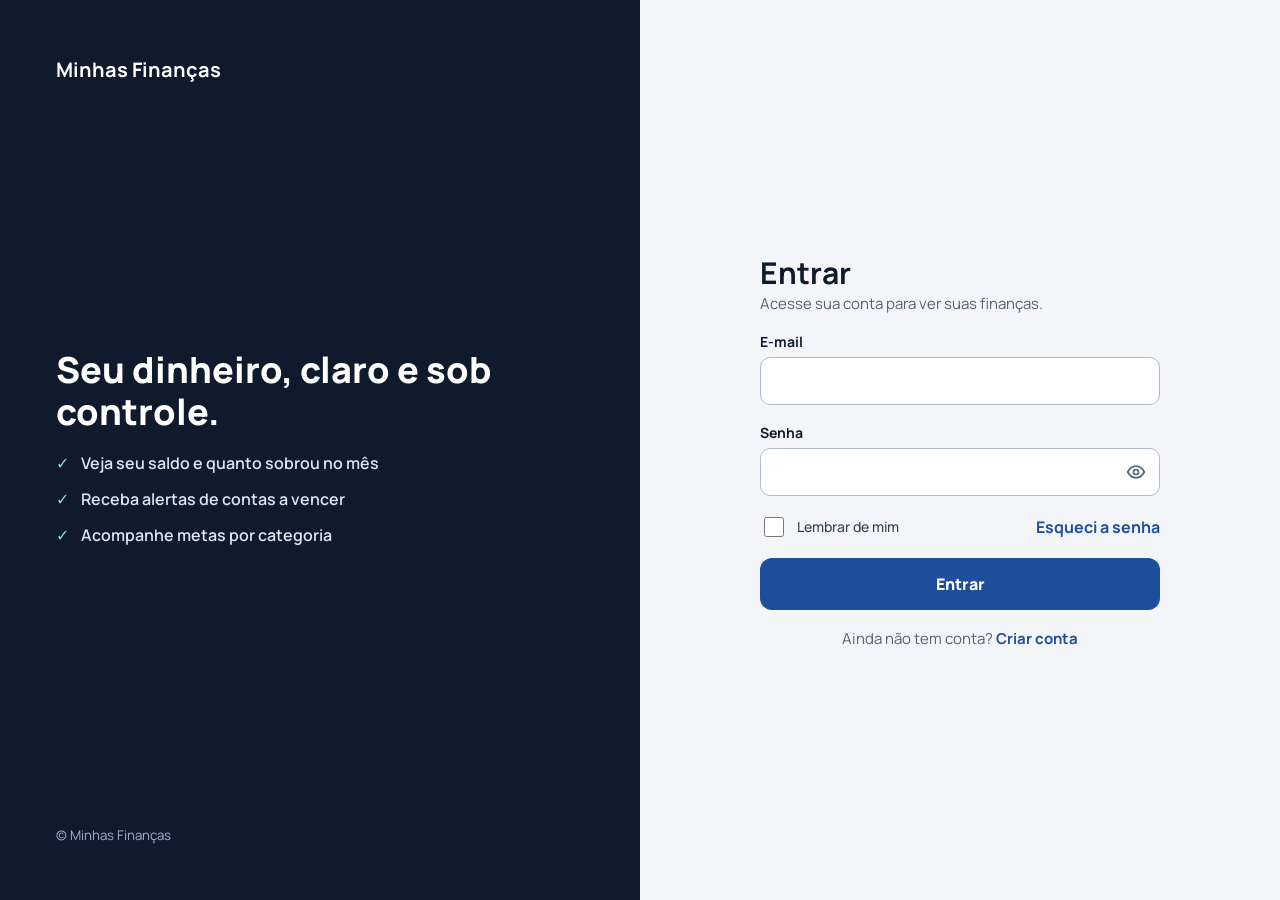
<file: index.html>
<!doctype html>
<html lang="pt-BR"><head><meta charset="utf-8"><meta name="viewport" content="width=device-width,initial-scale=1">
<title>Minhas Finanças</title>
<link href="https://fonts.googleapis.com/css2?family=Manrope:wght@400;500;600;700;800&display=swap" rel="stylesheet">
<link rel="stylesheet" href="css/style.css"></head>
<body>
<div class="shell">
<aside class="side"><div class="brand">Minhas Finanças</div><nav id="nav" aria-label="Principal"></nav>
<div class="usr"><span id="usr"></span><span id="sync" class="sy"></span><button class="sair" id="sair">Sair</button></div></aside>
<div class="content">
<header class="topb"><div><h1 id="ttl"></h1><p id="psub"></p></div>
<div class="tools"><div class="mp" id="mn"><button class="pill" id="mbtn" data-act="mtoggle" aria-haspopup="dialog" aria-expanded="false"><svg viewBox="0 0 24 24" width="18" height="18"><path d="M4 6h16v14H4zM4 10h16M8 3v4M16 3v4"/></svg><span id="mlbl"></span><svg viewBox="0 0 24 24" width="16" height="16"><path d="M6 9l6 6 6-6"/></svg></button>
<div class="pop" id="mpop" role="dialog" aria-label="Escolher mês" hidden>
<div class="msel"><svg class="c" viewBox="0 0 24 24"><path d="M4 6h16v14H4zM4 10h16M8 3v4M16 3v4"/></svg><div><b id="mpl"></b><small>Mês selecionado</small></div><button class="mnx" data-act="mnext" aria-label="Próximo mês"><svg viewBox="0 0 24 24" width="18" height="18"><path d="M9 6l6 6-6 6"/></svg></button></div>
<div class="myr"><button data-act="myprev" aria-label="Ano anterior"><svg viewBox="0 0 24 24" width="18" height="18"><path d="M15 6l-6 6 6 6"/></svg></button><b id="myl"></b><button data-act="mynext" aria-label="Próximo ano"><svg viewBox="0 0 24 24" width="18" height="18"><path d="M9 6l6 6-6 6"/></svg></button></div>
<div class="mgrid" id="mgrid"></div>
<button class="lnk" id="mhoje" data-act="mhoje">Ir para o mês atual</button></div></div><button class="fab" data-act="newtx" aria-label="Novo lançamento" title="Novo lançamento"><svg viewBox="0 0 24 24"><path d="M12 5v14M5 12h14"/></svg></button></div></header>
<main id="view"></main>
</div></div>

<dialog id="dtx"><form id="ftx" novalidate>
<h2 id="dtt">Novo lançamento</h2>
<div class="seg"><label><input type="radio" name="tipo" value="despesa" checked><span>Despesa</span></label><label><input type="radio" name="tipo" value="receita"><span>Receita</span></label></div>
<div class="fg">
<div class="f"><label for="fv" id="flv">Valor (R$)</label><input id="fv" class="money" name="valor" type="text" inputmode="numeric" autocomplete="off" data-m value="0,00"></div>
<div class="f"><span class="lb">Data</span><div class="seg s3"><label><input type="radio" name="quando" value="hoje" checked><span>Hoje</span></label><label><input type="radio" name="quando" value="amanha"><span>Amanhã</span></label><label><input type="radio" name="quando" value="outra"><span>Outra</span></label></div><input id="fd" name="data" type="date" hidden style="margin-top:8px" aria-label="Data do lançamento"></div>
<div class="f full"><label for="fdesc">Descrição</label><input id="fdesc" name="desc" maxlength="60" placeholder="Ex.: Aluguel, salário, mercado…"></div>
<div class="f full"><span class="lb">Categoria</span><div class="cg" id="cg"></div></div>
<div class="f" id="subw" hidden><label for="fsub">Subcategoria</label><select id="fsub"></select><button type="button" class="lnk" data-act="newsub-f" style="text-align:left">+ Nova subcategoria</button></div>
<div class="f"><label for="fc">Conta ou cartão</label><select id="fc" name="conta"></select></div>
<div class="f" id="repw"><label for="frep">Repetição</label><select id="frep" name="rep"><option value="">Não repetir</option><option value="mensal">Repetir todo mês</option><option value="parc">Parcelado</option></select></div>
<div class="f" id="fnw" hidden><label for="fn" id="fnl">Número de parcelas</label><input id="fn" name="n" type="number" min="2" max="60" value="12" inputmode="numeric"></div>
</div>
<p class="dica" id="dica"></p><div class="err" id="ferr" role="alert" hidden></div>
<div class="acoes"><button type="button" class="sec" data-act="close" data-d="dtx">Cancelar</button><button class="go">Salvar</button></div>
</form></dialog>

<dialog id="dcat"><form id="fcat" novalidate>
<h2 id="dct">Nova categoria</h2>
<div class="f"><label for="cnome">Nome</label><input id="cnome" maxlength="30"></div>
<div class="f" id="clw"><label for="clim">Meta mensal de gastos (opcional)</label><input id="clim" type="text" inputmode="numeric" autocomplete="off" data-m value="0,00"></div>
<div class="f" id="ciw"><span class="lb">Ícone</span><div class="cg ig" id="ig"></div></div>
<div class="err" id="cerr" role="alert" hidden></div>
<div class="acoes"><button type="button" class="sec" data-act="close" data-d="dcat">Cancelar</button><button class="go">Salvar</button></div>
</form></dialog>

<dialog id="dacc"><form id="facc" novalidate>
<h2 id="dat">Nova conta</h2>
<div class="f"><label for="anome">Nome</label><input id="anome" maxlength="30" placeholder="Ex.: Nubank, Itaú, Carteira"></div>
<div class="f"><label for="atipo">Tipo</label><select id="atipo"><option value="conta">Conta corrente</option><option value="poupanca">Poupança</option><option value="dinheiro">Dinheiro</option><option value="cartao">Cartão de crédito</option></select></div>
<div class="f" id="asw"><label for="asaldo">Saldo inicial (R$)</label><input id="asaldo" type="text" inputmode="numeric" autocomplete="off" data-m data-neg="1" value="0,00"></div>
<div class="fg" id="acw" hidden><div class="f full"><label for="alim">Limite (R$)</label><input id="alim" type="text" inputmode="numeric" autocomplete="off" data-m value="0,00"></div><div class="f"><label for="afech">Dia do fechamento</label><input id="afech" type="number" min="1" max="31" inputmode="numeric"></div><div class="f"><label for="avenc">Dia do vencimento</label><input id="avenc" type="number" min="1" max="31" inputmode="numeric"></div></div>
<div class="err" id="aerr" role="alert" hidden></div>
<div class="acoes"><button type="button" class="sec" data-act="close" data-d="dacc">Cancelar</button><button class="go">Salvar</button></div>
</form></dialog>
<dialog id="dgoal"><form id="fgoal" novalidate>
<h2 id="dgt">Novo objetivo</h2>
<div class="f"><label for="gnome">Nome do objetivo</label><input id="gnome" maxlength="40" placeholder="Ex.: Viagem, carro, reserva de emergência"></div>
<div class="fg"><div class="f"><label for="galvo">Valor da meta (R$)</label><input id="galvo" type="text" inputmode="numeric" autocomplete="off" data-m value="0,00"></div><div class="f"><label for="gatual">Já guardado (R$)</label><input id="gatual" type="text" inputmode="numeric" autocomplete="off" data-m value="0,00"></div>
<div class="f full"><label for="gprazo">Quero alcançar até (opcional)</label><input id="gprazo" type="month"></div></div>
<div class="f"><span class="lb">Imagem de fundo</span><div class="gpv" id="gpv">Nenhuma imagem</div>
<div class="acoes" style="margin-top:10px"><label class="sec" style="display:grid;place-items:center;margin:0;cursor:pointer" for="gfile">Escolher imagem</label><button type="button" class="sec" id="grm" data-act="rmimg" hidden>Remover</button></div>
<input id="gfile" type="file" accept="image/*" style="position:absolute;opacity:0;width:1px;height:1px"></div>
<div class="err" id="gerr" role="alert" hidden></div>
<div class="acoes"><button type="button" class="sec" data-act="close" data-d="dgoal">Cancelar</button><button class="go">Salvar</button></div>
</form></dialog>
<dialog id="ddep" style="width:min(440px,94vw)"><form id="fdep" novalidate>
<h2 id="ddt">Guardar valor</h2>
<div class="seg"><label><input type="radio" name="dop" value="add" checked><span>Guardar</span></label><label><input type="radio" name="dop" value="sub"><span>Retirar</span></label></div>
<div class="f"><label for="dval">Valor (R$)</label><input id="dval" class="money" type="text" inputmode="numeric" autocomplete="off" data-m value="0,00"></div>
<div class="acoes"><button type="button" class="sec" data-act="close" data-d="ddep">Cancelar</button><button class="go">Confirmar</button></div>
</form></dialog>
<dialog id="dimp" style="width:min(620px,94vw)"><form id="fimp" novalidate>
<h2>Importar dados</h2>
<div class="drop"><div class="gth"><svg viewBox="0 0 24 24" width="22" height="22"><path d="M6 3h9l4 4v14H6zM14 3v5h5"/></svg></div><div style="flex:1;min-width:0"><b id="impn" style="font-size:14px">Nenhum arquivo escolhido</b><div id="imps" style="font-size:13px;color:var(--mut)">Escolha um arquivo .json exportado pelo Minhas Finanças.</div></div><label class="sec" for="impf" style="display:grid;place-items:center;margin:0;height:44px;cursor:pointer">Escolher arquivo</label></div>
<input id="impf" type="file" accept=".json,application/json" style="position:absolute;opacity:0;width:1px;height:1px">
<div class="g4" id="impc" hidden><div><b id="ic1">0</b>lançamentos</div><div><b id="ic2">0</b>categorias</div><div><b id="ic3">0</b>contas</div><div><b id="ic4">0</b>objetivos</div></div>
<label class="opt"><input type="radio" name="modo" value="juntar" checked><span><b>Juntar com meus dados atuais</b> · recomendado<small>Mantém o que você já tem e adiciona só o que for novo. Itens repetidos não são duplicados.</small></span></label>
<label class="opt"><input type="radio" name="modo" value="subst"><span><b>Substituir tudo</b><small>Apaga os dados atuais e usa só o conteúdo do arquivo.</small></span></label>
<div class="err" id="imperr" role="alert" hidden></div>
<div class="acoes"><button type="button" class="sec" data-act="close" data-d="dimp">Cancelar</button><button class="go" id="impgo" disabled>Importar</button></div>
</form></dialog>
<script src="js/config.js"></script><script src="js/vendor/supabase.js"></script><script src="js/store.js"></script><script src="js/icons.js"></script><script src="js/boot.js"></script></body></html>
</file>
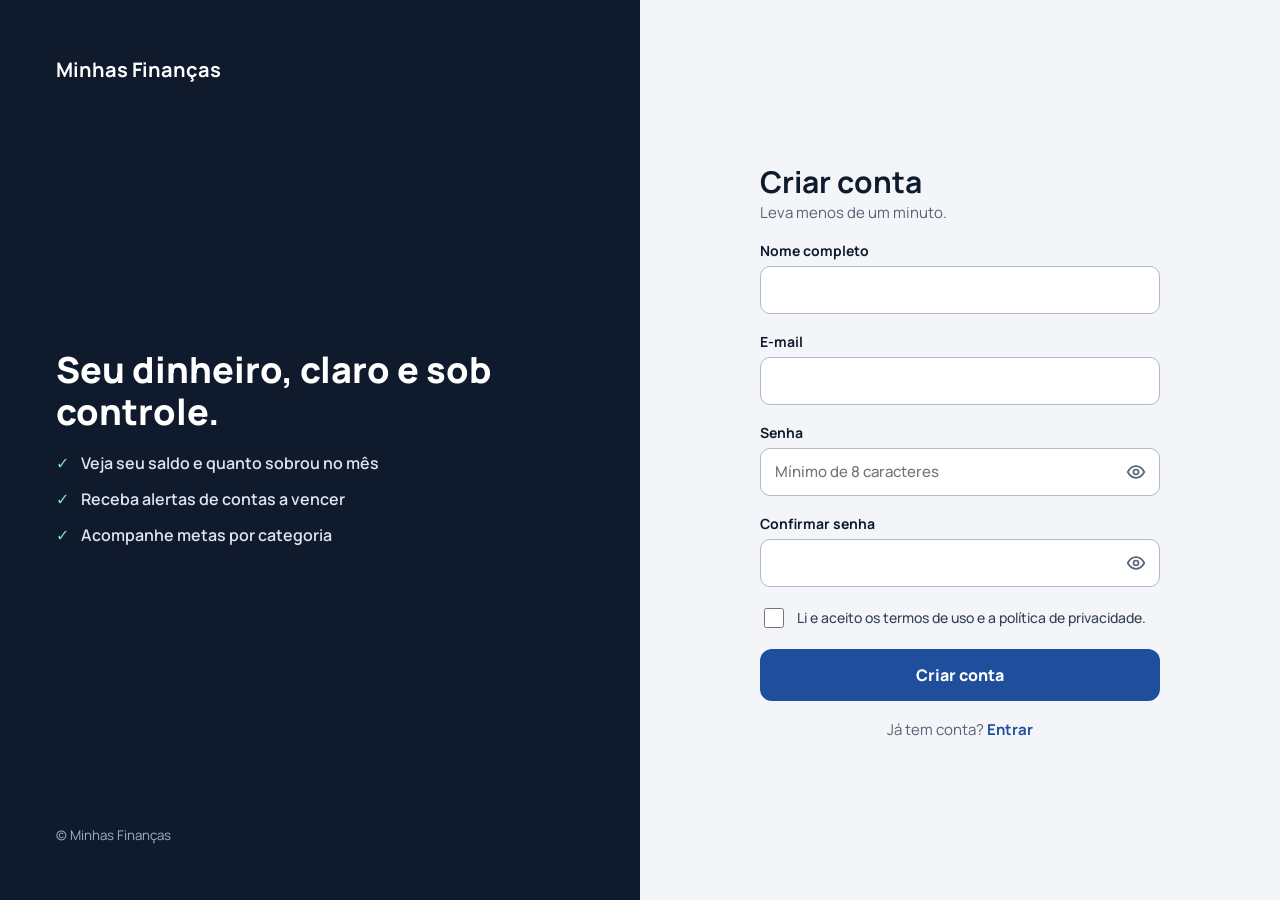
<file: cadastro.html>
<!doctype html>
<html lang="pt-BR"><head><meta charset="utf-8"><meta name="viewport" content="width=device-width,initial-scale=1">
<title>Criar conta — Minhas Finanças</title>
<link href="https://fonts.googleapis.com/css2?family=Manrope:wght@400;500;600;700;800&display=swap" rel="stylesheet">
<link rel="stylesheet" href="css/style.css"></head>
<body class="auth">
<aside><b style="font-size:20px">Minhas Finanças</b><div><h2>Seu dinheiro, claro e sob controle.</h2><ul><li>Veja seu saldo e quanto sobrou no mês</li><li>Receba alertas de contas a vencer</li><li>Acompanhe metas por categoria</li></ul></div><small style="color:#9FB0CB">© Minhas Finanças</small></aside>
<main><form data-modo="cadastro" novalidate>
<div><h1>Criar conta</h1><p>Leva menos de um minuto.</p></div>
<div class="f"><label for="nome">Nome completo</label><input id="nome" name="nome" autocomplete="name" required></div>
<div class="f"><label for="email">E-mail</label><input id="email" name="email" type="email" autocomplete="email" required></div>
<div class="f"><label for="senha">Senha</label><input id="senha" name="senha" type="password" autocomplete="new-password" placeholder="Mínimo de 8 caracteres" required></div>
<div class="f"><label for="conf">Confirmar senha</label><input id="conf" name="conf" type="password" autocomplete="new-password" required></div>
<label class="chk" style="margin:0"><input type="checkbox" name="termos">Li e aceito os termos de uso e a política de privacidade.</label>
<div class="err" id="err" role="alert" hidden></div>
<button class="go">Criar conta</button>
<p style="text-align:center">Já tem conta? <a href="login.html">Entrar</a></p>
</form></main>
<script src="js/config.js"></script><script src="js/vendor/supabase.js"></script><script src="js/store.js"></script><script src="js/auth.js"></script></body></html>
</file>
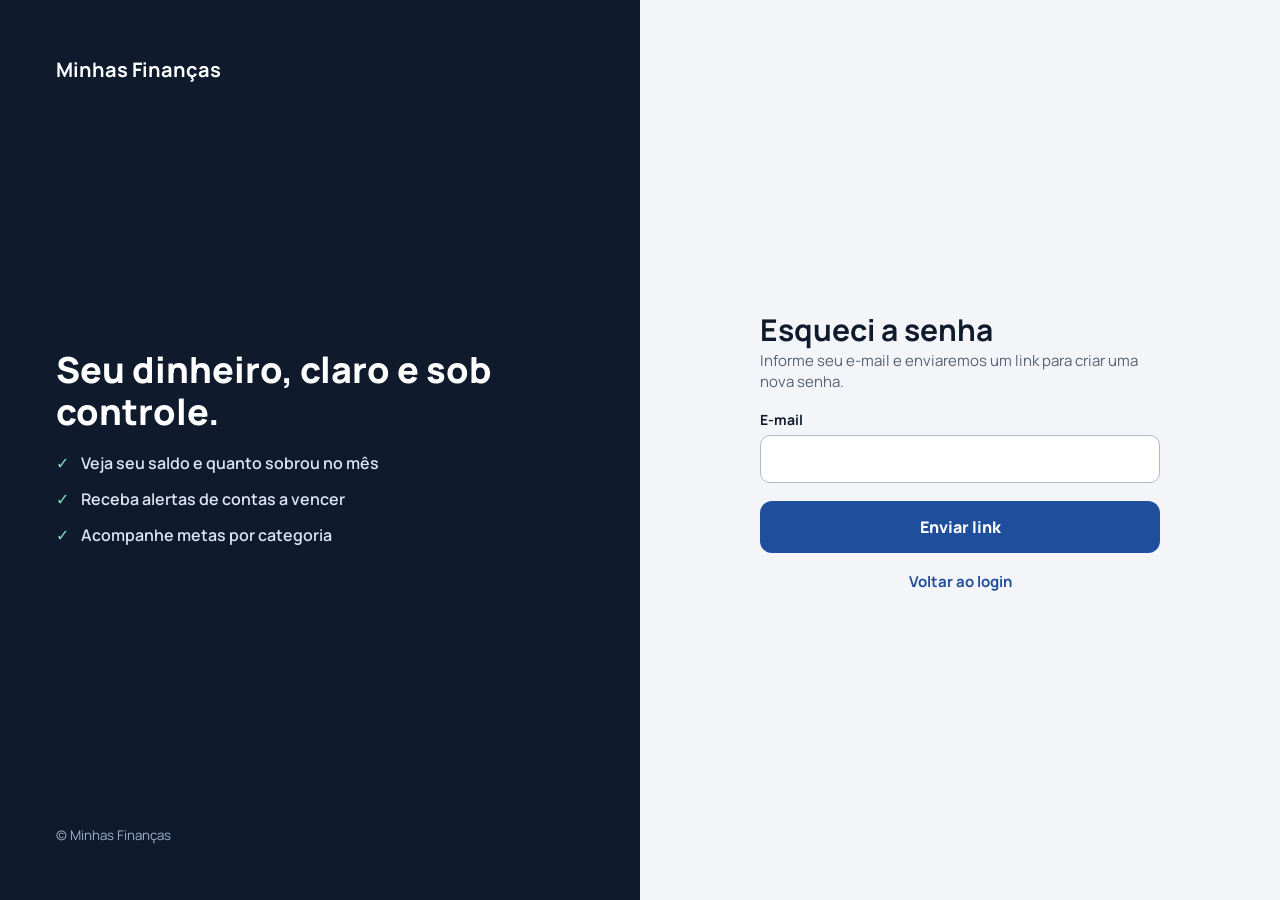
<file: esqueci.html>
<!doctype html>
<html lang="pt-BR"><head><meta charset="utf-8"><meta name="viewport" content="width=device-width,initial-scale=1">
<title>Esqueci a senha — Minhas Finanças</title>
<link href="https://fonts.googleapis.com/css2?family=Manrope:wght@400;500;600;700;800&display=swap" rel="stylesheet">
<link rel="stylesheet" href="css/style.css"></head>
<body class="auth">
<aside><b style="font-size:20px">Minhas Finanças</b><div><h2>Seu dinheiro, claro e sob controle.</h2><ul><li>Veja seu saldo e quanto sobrou no mês</li><li>Receba alertas de contas a vencer</li><li>Acompanhe metas por categoria</li></ul></div><small style="color:#9FB0CB">© Minhas Finanças</small></aside>
<main><form data-modo="esqueci" novalidate>
<div><h1>Esqueci a senha</h1><p id="edsc">Use o código de recuperação que você recebeu ao criar a conta.</p></div>
<div class="f"><label for="email">E-mail</label><input id="email" name="email" type="email" autocomplete="email" required></div>
<div class="f"><label for="codigo">Código de recuperação</label><input id="codigo" name="codigo" type="text" autocomplete="off" placeholder="XXXX-XXXX-XXXX" style="text-transform:uppercase;letter-spacing:1px"></div>
<div class="f"><label for="senha">Nova senha</label><input id="senha" name="senha" type="password" autocomplete="new-password" placeholder="Mínimo de 8 caracteres" required></div>
<div class="f"><label for="conf">Confirmar nova senha</label><input id="conf" name="conf" type="password" autocomplete="new-password" required></div>
<div class="err" id="err" role="alert" hidden></div>
<button class="go">Redefinir senha</button>
<p id="nota" style="font-size:13px">Não tem o código? Entre na sua conta e gere um em <b>Configurações → Segurança</b>. Sem o código, não é possível recuperar a senha.</p>
<p style="text-align:center"><a href="login.html">Voltar ao login</a></p>
</form></main>
<script src="js/config.js"></script><script src="js/vendor/supabase.js"></script><script src="js/store.js"></script><script src="js/auth.js"></script></body></html>
</file>
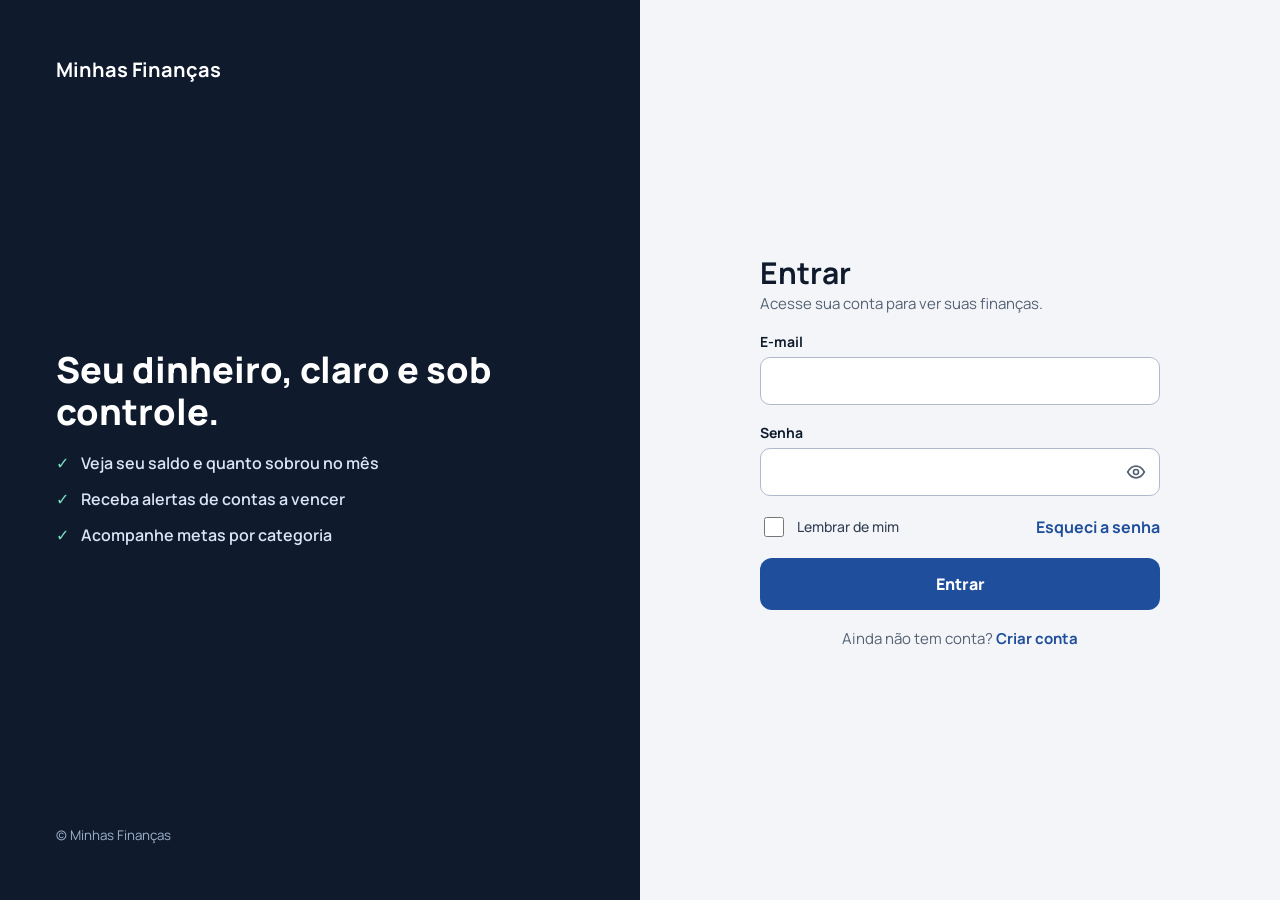
<file: login.html>
<!doctype html>
<html lang="pt-BR"><head><meta charset="utf-8"><meta name="viewport" content="width=device-width,initial-scale=1">
<title>Entrar — Minhas Finanças</title>
<link href="https://fonts.googleapis.com/css2?family=Manrope:wght@400;500;600;700;800&display=swap" rel="stylesheet">
<link rel="stylesheet" href="css/style.css"></head>
<body class="auth">
<aside><b style="font-size:20px">Minhas Finanças</b><div><h2>Seu dinheiro, claro e sob controle.</h2><ul><li>Veja seu saldo e quanto sobrou no mês</li><li>Receba alertas de contas a vencer</li><li>Acompanhe metas por categoria</li></ul></div><small style="color:#9FB0CB">© Minhas Finanças</small></aside>
<main><form data-modo="login" novalidate>
<div><h1>Entrar</h1><p>Acesse sua conta para ver suas finanças.</p></div>
<div class="f"><label for="email">E-mail</label><input id="email" name="email" type="email" autocomplete="email" required></div>
<div class="f"><label for="senha">Senha</label><input id="senha" name="senha" type="password" autocomplete="current-password" required></div>
<div style="display:flex;justify-content:space-between;align-items:center;flex-wrap:wrap;gap:8px"><label class="chk" style="margin:0"><input type="checkbox" name="lembrar">Lembrar de mim</label><a href="esqueci.html">Esqueci a senha</a></div>
<div class="err" id="err" role="alert" hidden></div>
<button class="go">Entrar</button>
<p style="text-align:center">Ainda não tem conta? <a href="cadastro.html">Criar conta</a></p>
</form></main>
<script src="js/config.js"></script><script src="js/vendor/supabase.js"></script><script src="js/store.js"></script><script src="js/auth.js"></script></body></html>
</file>
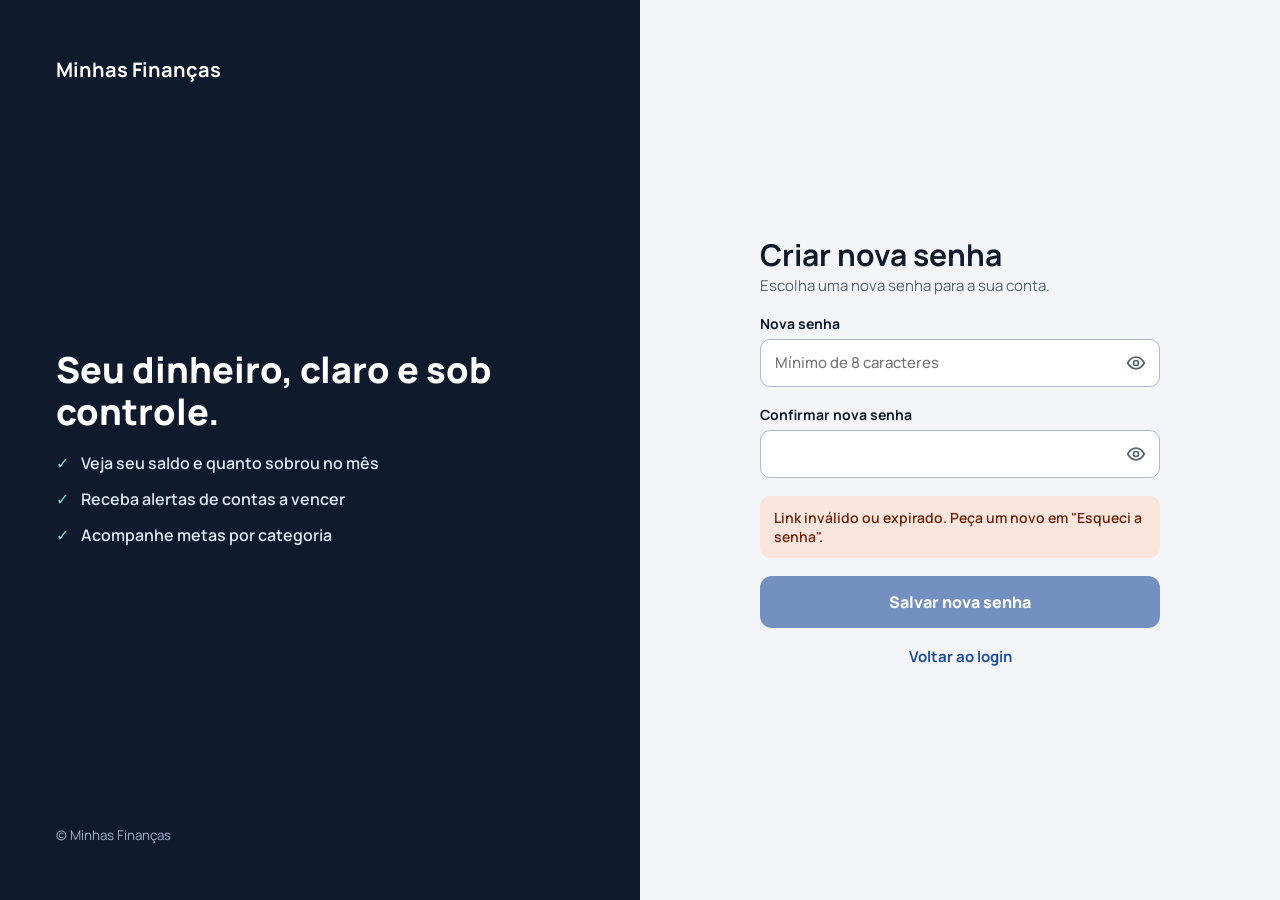
<file: redefinir.html>
<!doctype html>
<html lang="pt-BR"><head><meta charset="utf-8"><meta name="viewport" content="width=device-width,initial-scale=1">
<title>Nova senha — Minhas Finanças</title>
<link href="https://fonts.googleapis.com/css2?family=Manrope:wght@400;500;600;700;800&display=swap" rel="stylesheet">
<link rel="stylesheet" href="css/style.css"></head>
<body class="auth">
<aside><b style="font-size:20px">Minhas Finanças</b><div><h2>Seu dinheiro, claro e sob controle.</h2><ul><li>Veja seu saldo e quanto sobrou no mês</li><li>Receba alertas de contas a vencer</li><li>Acompanhe metas por categoria</li></ul></div><small style="color:#9FB0CB">© Minhas Finanças</small></aside>
<main><form data-modo="redefinir" novalidate>
<div><h1>Criar nova senha</h1><p>Escolha uma nova senha para a sua conta.</p></div>
<div class="f"><label for="senha">Nova senha</label><input id="senha" name="senha" type="password" autocomplete="new-password" placeholder="Mínimo de 8 caracteres" required></div>
<div class="f"><label for="conf">Confirmar nova senha</label><input id="conf" name="conf" type="password" autocomplete="new-password" required></div>
<div class="err" id="err" role="alert" hidden></div>
<button class="go">Salvar nova senha</button>
<p style="text-align:center"><a href="login.html">Voltar ao login</a></p>
</form></main>
<script src="js/config.js"></script><script src="js/vendor/supabase.js"></script><script src="js/store.js"></script><script src="js/auth.js"></script></body></html>
</file>
<file: css/style.css>
:root{--ink:#0F1B2D;--mut:#566274;--line:#E3E8EF;--bg:#F3F5F8;--blue:#1F4E9C;--pos:#0B6B57;--neg:#B03A12;--warn:#E0A030}
*{box-sizing:border-box}
[hidden]{display:none!important}
body{margin:0;background:var(--bg);color:var(--ink);font-family:'Manrope',system-ui,sans-serif}
a{color:var(--blue);font-weight:700;text-decoration:none}a:hover{text-decoration:underline}
button{font-family:inherit}
:focus-visible{outline:3px solid #9DBDF0;outline-offset:2px}
svg{fill:none;stroke:currentColor;stroke-width:2;stroke-linecap:round;stroke-linejoin:round;flex:none}
/* estrutura do app */
.shell{display:grid;grid-template-columns:248px minmax(0,1fr);min-height:100vh}
.side{position:sticky;top:0;height:100vh;background:var(--ink);padding:24px 14px;display:flex;flex-direction:column;gap:28px}
.brand{color:#fff;font-weight:800;font-size:18px;padding:0 12px}
#nav{display:flex;flex-direction:column;gap:4px}
.nv{display:flex;align-items:center;gap:12px;height:46px;padding:0 14px;border-radius:10px;color:#C9D4E6;font-weight:600;font-size:14px}
.nv:hover{background:#18284A;text-decoration:none}.nv.on{background:#243A63;color:#fff}
.usr{margin-top:auto;color:#C9D4E6;font-size:13px;display:flex;flex-direction:column;gap:10px;padding:0 12px}
.sair{background:none;border:1px solid #2E4263;color:#fff;border-radius:10px;height:38px;cursor:pointer;font-weight:600}
.content{padding:28px 40px 56px;max-width:1440px;width:100%;margin:0 auto}
.topb{display:flex;justify-content:space-between;align-items:flex-end;flex-wrap:wrap;gap:14px;margin-bottom:24px}
.topb h1{margin:0;font-size:28px;font-weight:800}.topb p{margin:6px 0 0;color:var(--mut)}
.tools{display:flex;gap:12px;align-items:center}
.fab{width:52px;height:52px;border-radius:50%;border:0;background:var(--blue);color:#fff;display:grid;place-items:center;cursor:pointer;box-shadow:0 4px 12px rgba(31,78,156,.35)}
.fab svg{width:24px;height:24px}
#view{display:flex;flex-direction:column;gap:24px}
@media(max-width:900px){
 .shell{display:block}.content{padding:20px 16px 96px}
 .side{position:fixed;inset:auto 0 0 0;height:68px;z-index:5;flex-direction:row;padding:6px;gap:0;border-top:1px solid #243A63}
 .brand,.usr{display:none}#nav{flex-direction:row;width:100%;justify-content:space-around}
 .nv{flex-direction:column;gap:2px;height:56px;padding:0 6px;font-size:11px;flex:1;justify-content:center}
}
/* painéis */
.hero{background:var(--ink);color:#fff;border-radius:20px;padding:32px 36px;display:flex;flex-wrap:wrap;gap:32px;align-items:center}
.hero small{font-size:13px;color:#B9C6DB;font-weight:600}
.big{font-size:48px;font-weight:800;letter-spacing:-1px;margin:6px 0}
.mets{flex:2 1 460px;display:flex;flex-direction:column;gap:20px}
.g3{display:grid;grid-template-columns:repeat(3,1fr)}
.g3>div{padding:0 24px;border-left:1px solid #2E4263}.g3>div:first-child{border:0;padding-left:0}
.g3 b{display:block;font-size:24px;font-weight:800;margin-top:4px}
.split{display:flex;height:10px;border-radius:99px;overflow:hidden;gap:3px;background:#2E4263}
.split i{background:#F2A184}.split u{flex:1;background:#7FE0C0}
.alerta{background:#FFF3DF;border:1px solid #F0C27B;border-radius:14px;padding:14px 20px;color:#5C3300;font-size:14px;font-weight:600}
.alerta.ruim{background:#FBE5DC;border-color:#E9A98F;color:#6E2208}
.cols{display:grid;grid-template-columns:minmax(0,1.5fr) minmax(0,1fr);gap:24px;align-items:start}
.g2{display:grid;grid-template-columns:repeat(auto-fit,minmax(340px,1fr));gap:24px;align-items:start}
.col{display:flex;flex-direction:column;gap:24px}
@media(max-width:1100px){.cols{grid-template-columns:1fr}.content{padding:24px 24px 56px}}
@media(max-width:900px){.content{padding:20px 16px 96px}}
@media(max-width:600px){.g3{grid-template-columns:1fr;gap:14px}.g3>div{border:0;padding:0}}
.card{background:#fff;border:1px solid var(--line);border-radius:16px;padding:22px 24px}
.h{margin:0 0 8px;font-size:16px;font-weight:800;display:flex;justify-content:space-between;align-items:center;gap:12px}
.h button,.lnk{background:none;border:0;color:var(--blue);font-weight:700;font-size:13px;cursor:pointer;padding:4px 0}
.row{display:flex;align-items:center;gap:14px;padding:13px 0;border-top:1px solid #EEF1F5}
.h+div>.row:first-child,.h+.vazio{border-top:0}
.ic{width:40px;height:40px;border-radius:12px;display:grid;place-items:center;flex:none}
.t{flex:1;min-width:0;font-size:14px;font-weight:600}.t small{display:block;font-weight:500;font-size:12px;color:var(--mut);margin-top:3px}
.v{font-size:14px;font-weight:700;white-space:nowrap}
.pos{color:var(--pos)}.neg{color:var(--neg)}
.inc{background:#DDF3EC;color:var(--pos)}.exp{background:#FBE5DC;color:var(--neg)}.neu{background:#E6ECF6;color:var(--blue)}
.pay{font-weight:700;font-size:13px;min-height:40px;padding:0 16px;border-radius:10px;border:1px solid var(--blue);background:#fff;color:var(--blue);cursor:pointer}
.x{background:none;border:0;color:var(--mut);cursor:pointer;width:36px;height:36px;border-radius:8px;display:grid;place-items:center}.x:hover{background:#EEF1F5;color:var(--ink)}
.vazio{color:var(--mut);font-size:14px;padding:16px 0}
.bt{padding:10px 0;font-size:14px;font-weight:600}.bt>div:first-child{display:flex;justify-content:space-between;align-items:center;gap:10px}
.bt .n{display:flex;align-items:center;gap:10px}
.bar{height:8px;border-radius:99px;background:#EAEFF5;overflow:hidden;margin-top:8px}.bar i{display:block;height:100%;border-radius:99px}
.filtros{display:grid;grid-template-columns:2fr 1fr 1fr;gap:12px}
@media(max-width:700px){.filtros{grid-template-columns:1fr}}
.chips{display:flex;flex-wrap:wrap;gap:8px;margin-top:10px}
.chip{display:inline-flex;align-items:center;gap:6px;background:#EEF1F5;border-radius:99px;padding:4px 6px 4px 12px;font-size:12px;font-weight:600}
.chip button{background:none;border:0;cursor:pointer;color:var(--mut);display:grid;place-items:center;padding:2px}
.chip.add{background:none;border:1px dashed #9AA8BD;padding:4px 12px;color:var(--blue);cursor:pointer;font-family:inherit}
.tabs{display:inline-grid;grid-auto-flow:column;background:#EAEFF5;border-radius:12px;padding:4px;gap:4px;width:max-content}
.tabs button{border:0;background:none;height:40px;padding:0 22px;border-radius:9px;font-weight:700;cursor:pointer;color:var(--mut)}
.tabs .on{background:#fff;color:var(--ink);box-shadow:0 1px 3px rgba(15,27,45,.15)}
.cartao{background:var(--ink);color:#fff;border-radius:18px;padding:24px;display:flex;flex-direction:column;gap:14px}
.cartao small{color:#B9C6DB;font-weight:600;font-size:13px}.cartao b{font-size:28px;font-weight:800}
.cartao .bar{background:#2E4263}.cartao .bar i{background:#7FE0C0}
.lg{display:flex;gap:18px;font-size:13px;font-weight:600;margin-top:14px}.lg i{display:inline-block;width:12px;height:12px;border-radius:3px;margin-right:6px;vertical-align:-1px}
/* formulários e janelas */
label,.lb{display:block;font-size:14px;font-weight:700;margin-bottom:6px}
input,select{width:100%;height:48px;border:1px solid #AEB9CA;border-radius:10px;padding:0 14px;font:500 15px Manrope,sans-serif;color:var(--ink);background:#fff}
input[type=month]{width:auto;height:46px;font-weight:600}
input[type=checkbox]{width:20px;height:20px;accent-color:var(--blue)}
.f{display:flex;flex-direction:column}
.chk{display:flex;align-items:center;gap:10px;font-weight:500;color:#344155}
.go{font:800 16px Manrope,sans-serif;height:52px;border:0;border-radius:12px;background:var(--blue);color:#fff;cursor:pointer}
.go:disabled{opacity:.6;cursor:wait}
.sec{background:#fff;border:1px solid #CBD4E1;border-radius:12px;height:52px;font:700 15px Manrope,sans-serif;cursor:pointer;padding:0 20px}
.err{background:#FBE5DC;color:#6E2208;border-radius:10px;padding:12px 14px;font-size:14px;font-weight:600}
dialog{border:0;border-radius:20px;padding:30px;width:min(680px,94vw);max-height:92vh;overflow:auto;box-shadow:0 20px 60px rgba(15,27,45,.35);color:var(--ink)}
dialog::backdrop{background:rgba(15,27,45,.55)}
dialog form{display:flex;flex-direction:column;gap:18px}
dialog h2{margin:0;font-size:22px;font-weight:800}
#dcat,#dacc{width:min(520px,94vw)}
.fg{display:grid;grid-template-columns:1fr 1fr;gap:18px}.full{grid-column:1/-1}
@media(max-width:600px){.fg{grid-template-columns:1fr}dialog{padding:22px}}
.acoes{display:flex;gap:12px}.acoes>*{flex:1}
.seg{display:grid;grid-template-columns:1fr 1fr;background:#EAEFF5;border-radius:12px;padding:4px}
.seg label{margin:0;position:relative}.seg input{position:absolute;opacity:0;height:0;width:0}
.seg span{display:block;text-align:center;padding:12px;border-radius:9px;font-weight:700;cursor:pointer;color:var(--mut)}
.seg input:checked+span{background:#fff;box-shadow:0 1px 3px rgba(15,27,45,.15);color:var(--ink)}
.seg:not(.s3) label:first-child input:checked+span{color:var(--neg)}.seg:not(.s3) label:last-child input:checked+span{color:var(--pos)}.s3{grid-template-columns:repeat(3,1fr)}.s3 span{padding:12px 4px}
.seg input:focus-visible+span{outline:3px solid #9DBDF0}
.cg{display:grid;grid-template-columns:repeat(auto-fill,minmax(104px,1fr));gap:8px}
.cg button{display:flex;flex-direction:column;align-items:center;justify-content:center;gap:6px;min-height:76px;padding:8px;border:1px solid #CBD4E1;background:#fff;border-radius:12px;font:600 12px Manrope,sans-serif;color:var(--ink);cursor:pointer}
.cg button.on{border-color:var(--blue);background:#E6ECF6;color:var(--blue);box-shadow:inset 0 0 0 1px var(--blue)}
.cg .add{border-style:dashed;color:var(--blue)}
.ig{grid-template-columns:repeat(auto-fill,minmax(56px,1fr))}.ig button{min-height:56px}
.dica{margin:0;font-size:13px;color:var(--mut);font-weight:600}
.money{font-size:20px;font-weight:700}
/* login e cadastro */
.auth{min-height:100vh;display:flex;flex-wrap:wrap}
.auth aside{flex:1 1 420px;background:var(--ink);color:#fff;padding:56px;display:flex;flex-direction:column;justify-content:space-between;gap:40px}
.auth aside h2{margin:0;font-size:36px;line-height:1.15;font-weight:800;max-width:440px}
.auth aside li{font-size:16px;font-weight:600;color:#DCE5F3;margin:14px 0;list-style:none}
.auth aside li:before{content:"✓";color:#7FE0C0;margin-right:12px;font-weight:800}
.auth aside ul{padding:0;margin:20px 0 0}
.auth main{flex:1 1 420px;display:flex;align-items:center;justify-content:center;padding:48px 24px}
.auth form{width:100%;max-width:400px;display:flex;flex-direction:column;gap:18px}
.auth h1{margin:0;font-size:30px}.auth p{margin:0;color:var(--mut);font-size:15px}

/* olhinho da senha e código de recuperação */
.pw{position:relative}.pw input{padding-right:52px}
.eye{position:absolute;right:4px;top:4px;width:40px;height:40px;border:0;background:none;color:var(--mut);cursor:pointer;border-radius:8px;display:grid;place-items:center}
.eye:hover{background:#EEF1F5;color:var(--ink)}
.codigo{font:800 24px ui-monospace,Menlo,Consolas,monospace;letter-spacing:2px;text-align:center;background:#E6ECF6;border-radius:12px;padding:18px 12px;user-select:all;word-break:break-all}

/* v4: navegador de meses, gráficos, objetivos */
.mn{display:flex;align-items:center;gap:2px;background:#fff;border:1px solid #CBD4E1;border-radius:12px;height:46px;padding:0 4px}
.mn button{background:none;border:0;width:38px;height:38px;border-radius:8px;cursor:pointer;color:var(--ink);display:grid;place-items:center}
.mn button:hover{background:#EEF1F5}.mn .lnk{width:auto;padding:0 10px;font-size:13px;color:var(--blue);font-weight:700}
#mlbl{min-width:150px;text-align:center;font-weight:700;font-size:14px;text-transform:capitalize}
.bars{display:flex;align-items:flex-end;gap:10px}
.bc{flex:1;min-width:0;display:flex;flex-direction:column;align-items:center;gap:6px;background:none;border:0;border-radius:10px;padding:8px 2px;cursor:pointer;font:600 12px Manrope,sans-serif;color:var(--mut)}
.bc:hover{background:#F3F5F8}.bc.sel{background:#E6ECF6;color:var(--ink)}
.bp{display:flex;align-items:flex-end;gap:4px;height:150px;width:100%;justify-content:center}
.bp i{width:40%;max-width:22px;border-radius:5px 5px 0 0;min-height:2px;display:block}
.dias{display:flex;align-items:flex-end;gap:3px;height:176px}
.dc{flex:1;min-width:0;display:flex;flex-direction:column;justify-content:flex-end;align-items:center;gap:4px;height:100%;font-size:10px;color:var(--mut);font-weight:600}
.dc i{width:100%;border-radius:4px 4px 0 0;display:block}.dc.hj span{color:var(--blue);font-weight:800}
.par{font-size:11px;font-weight:700;background:#EEF1F5;border-radius:6px;padding:2px 6px;margin-left:6px;color:var(--mut)}
.st{font-size:12px;font-weight:700;background:#2E4263;border-radius:99px;padding:3px 10px;margin-left:8px;vertical-align:middle}
.g3c{display:grid;grid-template-columns:repeat(auto-fill,minmax(300px,1fr));gap:24px}
.goal{background:#fff;border:1px solid var(--line);border-radius:16px;overflow:hidden}
.gimg{height:176px;background:#E6ECF6 center/cover no-repeat;position:relative;display:grid;place-items:center;color:var(--blue)}
.gov{position:absolute;inset:auto 0 0 0;padding:38px 16px 12px;background:linear-gradient(transparent,rgba(15,27,45,.82));color:#fff;display:flex;justify-content:space-between;align-items:flex-end;font-size:17px}
.gb{padding:16px 18px 18px}.gb small{display:block;margin-top:10px;color:var(--mut);font-weight:600;font-size:13px}
.gth{width:44px;height:44px;border-radius:10px;background:#E6ECF6 center/cover no-repeat;display:grid;place-items:center;color:var(--blue);flex:none}
.gpv{height:140px;border-radius:12px;background:#E6ECF6 center/cover no-repeat;display:grid;place-items:center;color:var(--mut);font-size:13px;font-weight:600}
.ig{max-height:230px;overflow:auto;padding:2px}
@media(max-width:900px){.nv{font-size:10px}.nv span{white-space:nowrap}#mlbl{min-width:120px}}

/* v5: nuvem e importação */
.dot{width:12px;height:12px;border-radius:50%;flex:none;display:inline-block}
.sy{display:flex;align-items:center;gap:8px;font-size:12px;color:#9FB0CB}
.aviso{background:#E6ECF6;border:1px solid #B7C8E6;border-radius:16px;padding:18px 22px;display:flex;align-items:center;gap:18px;flex-wrap:wrap;color:#2B3B57;font-size:14px}
.aviso b{display:block;color:var(--ink);font-size:15px;margin-bottom:3px}
.drop{border:2px dashed #9AA8BD;border-radius:14px;padding:18px;display:flex;align-items:center;gap:14px;background:#F8FAFC}
.g4{display:grid;grid-template-columns:repeat(4,1fr);gap:10px}
.g4>div{border:1px solid var(--line);border-radius:12px;padding:12px;text-align:center;font-size:12px;color:var(--mut)}.g4 b{display:block;font-size:22px;color:var(--ink)}
.opt{display:flex;gap:12px;align-items:flex-start;border:1px solid #CBD4E1;border-radius:14px;padding:14px 16px;cursor:pointer;margin:0;position:relative;font-weight:500}
.opt input{position:absolute;opacity:0;width:1px;height:1px}
.opt:has(input:checked){border:2px solid var(--blue);background:#E6ECF6;padding:13px 15px}
.opt:has(input:focus-visible){outline:3px solid #9DBDF0}
.opt small{display:block;font-weight:500;color:var(--mut);font-size:13px;margin-top:3px}
.mu2{color:var(--mut);font-size:14px;margin:8px 0 16px}
@media(max-width:600px){.g4{grid-template-columns:repeat(2,1fr)}}

/* v6: resumo com gráfico e seletor de mês */
.pill{display:flex;align-items:center;gap:10px;height:46px;padding:0 16px;background:#fff;border:1px solid #E3E8EF;border-radius:14px;font:700 14px Manrope,sans-serif;color:var(--ink);cursor:pointer;box-shadow:0 1px 3px rgba(15,27,45,.08)}
.pill:hover{border-color:#B7C8E6}.pill svg:first-child{color:var(--blue)}
.mp{position:relative}
.pop{position:absolute;right:0;top:calc(100% + 8px);width:min(360px,92vw);background:#0B1626;color:#fff;border:1px solid #243A63;border-radius:18px;padding:16px;box-shadow:0 20px 50px rgba(15,27,45,.45);z-index:30;display:flex;flex-direction:column;gap:14px}
.msel{display:flex;align-items:center;gap:12px;padding:2px 2px 14px;border-bottom:1px solid #1F3050}
.msel .c{color:#4C8DFF;width:22px;height:22px}
.msel b{font-size:17px;font-weight:800;display:block}.msel small{color:#B9C6DB;font-size:13px}
.mnx{margin-left:auto;width:44px;height:44px;border-radius:12px;border:1px solid #2E4263;background:#0F1B2D;color:#fff;display:grid;place-items:center;cursor:pointer}
.myr{display:flex;align-items:center;justify-content:space-between}.myr b{font-size:15px}
.myr button{width:36px;height:36px;border-radius:10px;border:0;background:#13223B;color:#fff;display:grid;place-items:center;cursor:pointer}
.mgrid{display:grid;grid-template-columns:repeat(4,1fr);gap:8px}
.mgrid button{height:44px;border-radius:10px;border:1px solid #2E4263;background:transparent;color:#E6ECF6;font:600 14px Manrope,sans-serif;cursor:pointer}
.mgrid button:hover{background:#13223B}.mgrid button.on{background:#1F4E9C;border-color:#1F4E9C;color:#fff}.mgrid button.cur:not(.on){border-color:#7FA7F5}
.pop .lnk{color:#9CC0FF;text-align:center;font-size:14px}
.hw{container-type:inline-size}
.hero2{border-radius:22px;padding:28px 30px;color:#fff;display:grid;grid-template-columns:minmax(190px,230px) minmax(300px,1fr) auto;gap:28px;align-items:stretch;background:radial-gradient(120% 150% at 0% 0%,#1A3157 0%,#0F1B2D 55%),#0F1B2D}
.hl{padding-right:28px;border-right:1px solid rgba(255,255,255,.12);display:flex;flex-direction:column;justify-content:center}
.hl small{color:#B9C6DB;font-weight:600;font-size:13px}.hl .big{font-size:44px;margin:8px 0}
.hch{min-width:0;display:flex;flex-direction:column;gap:8px}
.hch h3{margin:0;font-size:14px;font-weight:700;display:flex;gap:8px;align-items:center}
.hch svg.g{width:100%;height:auto;display:block}
.lgd{display:flex;gap:14px;font-size:12px;color:#C9D4E6;font-weight:600}.lgd i{display:inline-block;width:9px;height:9px;border-radius:50%;margin-right:6px}
.hc{display:grid;grid-template-columns:repeat(3,minmax(140px,1fr));gap:14px}
.kc{border-radius:16px;padding:18px;border:1px solid rgba(255,255,255,.1);background:rgba(255,255,255,.05);display:flex;flex-direction:column;gap:6px;min-width:0}
.kc.r{background:rgba(52,201,154,.12);border-color:rgba(52,201,154,.28)}
.kc.d{background:rgba(242,120,75,.12);border-color:rgba(242,120,75,.3)}
.kc.s{background:rgba(110,160,255,.12);border-color:rgba(110,160,255,.3)}
.ki{width:44px;height:44px;border-radius:50%;display:grid;place-items:center;margin-bottom:6px}
.kc.r .ki{background:#34C99A;color:#0B2A22}.kc.d .ki{background:#F2784B;color:#2A0E04}.kc.s .ki{background:#A9C4FF;color:#0B1E45}
.kc .tt{font-size:16px;font-weight:700}.kc.d .tt{color:#FFB59B}
.kc .vl{font-size:22px;font-weight:800;letter-spacing:-.3px}
.kc small{color:#B9C6DB;font-size:12px;font-weight:600}
.pb{height:6px;border-radius:99px;background:rgba(255,255,255,.16);overflow:hidden;margin-top:4px}.pb i{display:block;height:100%;background:#7FA7F5;border-radius:99px}
@container (max-width:1060px){.hero2{grid-template-columns:minmax(190px,230px) minmax(0,1fr)}.hc{grid-column:1/-1}}
@container (max-width:640px){.hero2{grid-template-columns:1fr;padding:22px}.hl{border:0;padding:0}.hc{grid-template-columns:1fr}}
</file>
